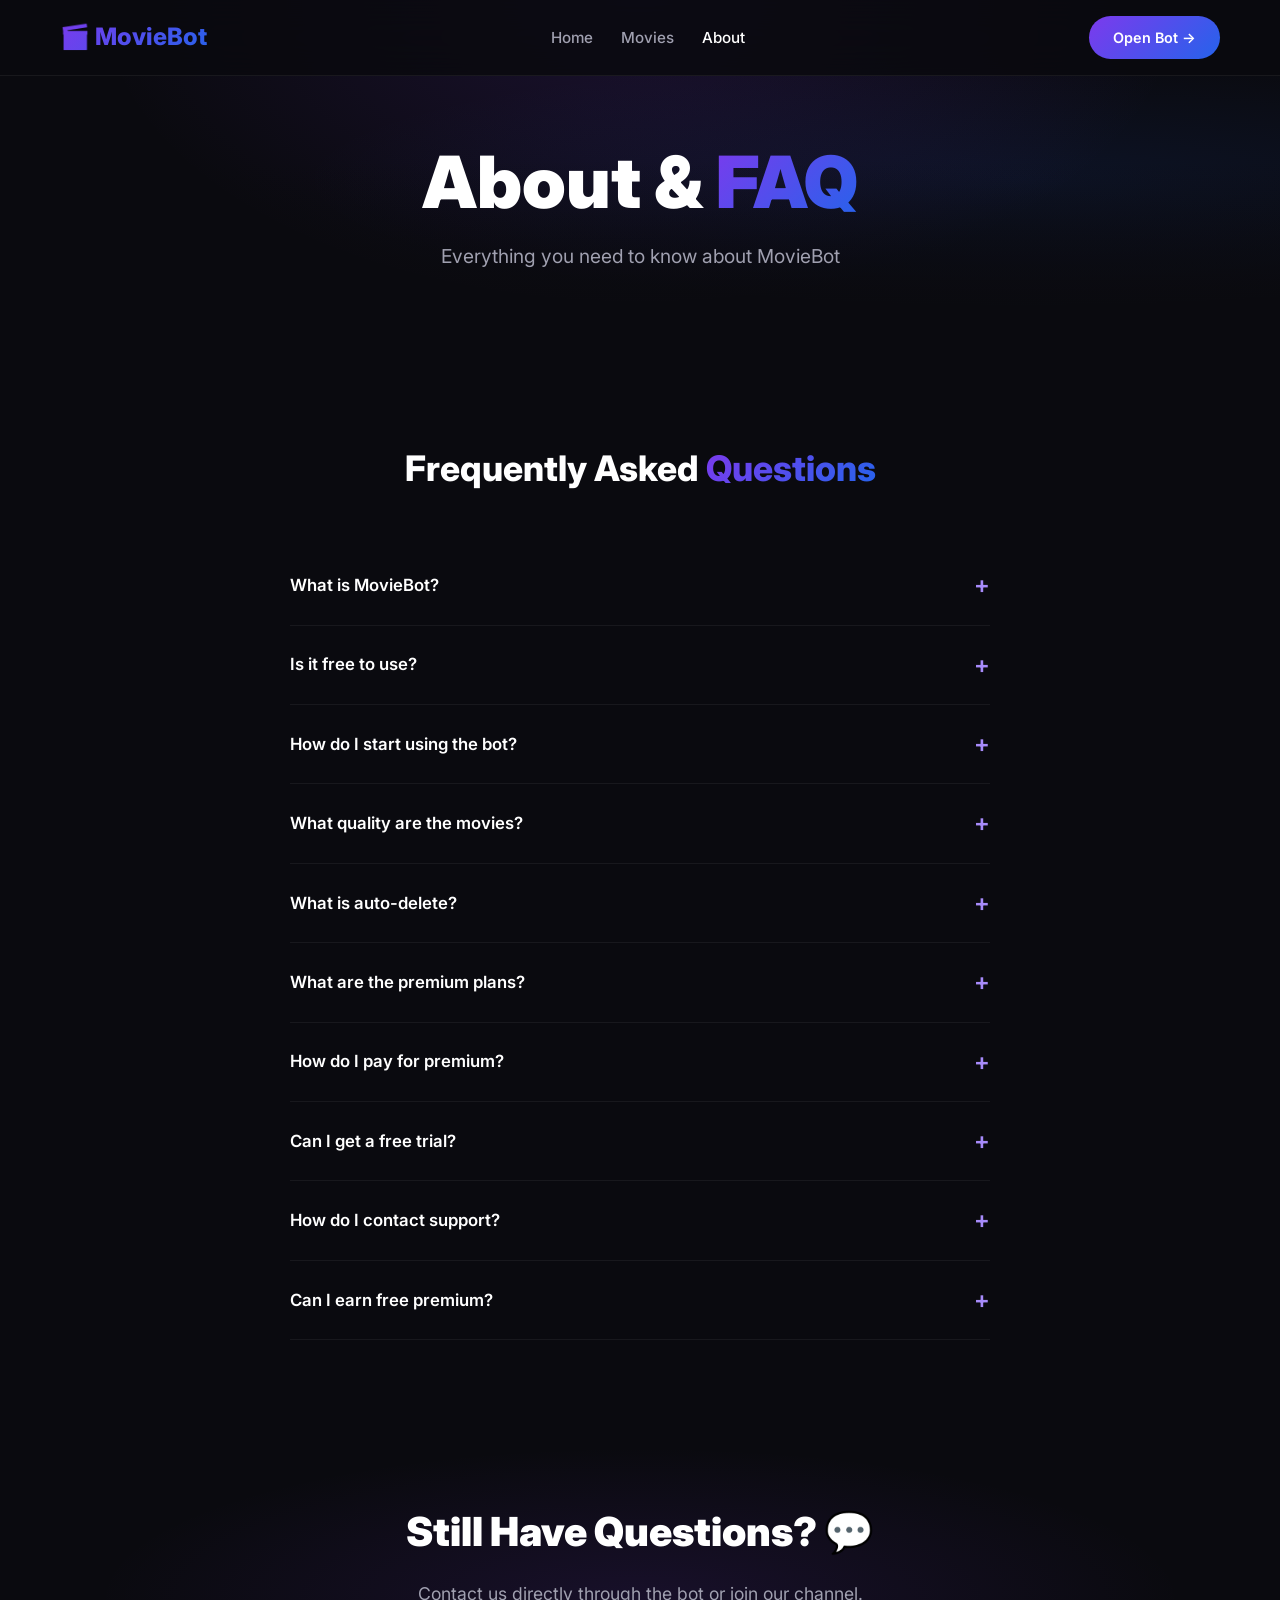
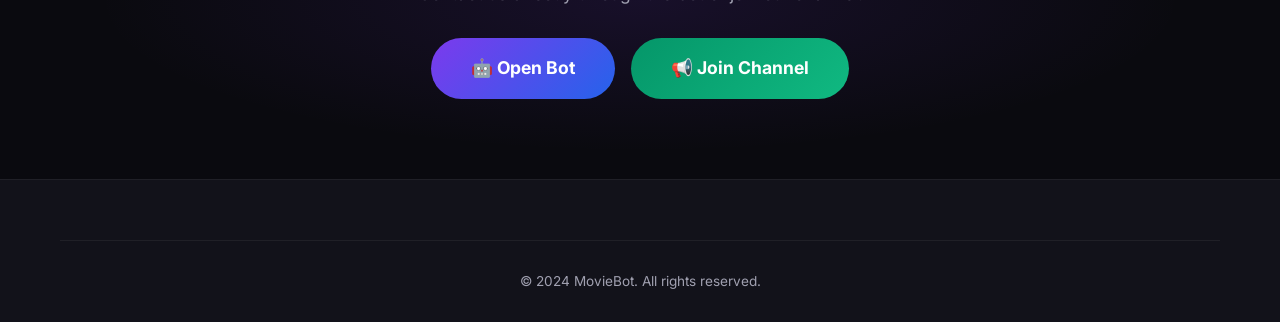
<file: about.html>
<!DOCTYPE html>
<html lang="en">
<head>
  <meta charset="UTF-8">
  <meta name="viewport" content="width=device-width, initial-scale=1.0">
  <title>About MovieBot — FAQ | Free Telegram Movie Bot</title>
  <meta name="description" content="Learn about MovieBot — how to use the Telegram movie bot, premium plans FAQ, and contact information.">
  <link rel="stylesheet" href="css/style.css">
</head>
<body>

  <nav class="navbar">
    <div class="container">
      <a href="index.html" class="nav-logo">🎬 MovieBot</a>
      <ul class="nav-links">
        <li><a href="index.html">Home</a></li>
        <li><a href="movies.html">Movies</a></li>
        <li><a href="about.html" style="color:#fff;">About</a></li>
      </ul>
      <a href="https://t.me/extractkrlo_bot" target="_blank" class="nav-cta">Open Bot →</a>
      <button class="menu-toggle" aria-label="Menu">☰</button>
    </div>
  </nav>

  <section class="hero" style="min-height:40vh; padding-top:120px; padding-bottom:30px;">
    <div class="hero-content">
      <h1>About & <span>FAQ</span></h1>
      <p>Everything you need to know about MovieBot</p>
    </div>
  </section>

  <section>
    <div class="container">
      <div class="section-title fade-in">
        <h2>Frequently Asked <span>Questions</span></h2>
      </div>
      <div class="faq-list fade-in">
        <div class="faq-item">
          <div class="faq-q">What is MovieBot?</div>
          <div class="faq-a">MovieBot is a Telegram bot that lets you search and download 50,000+ movies instantly. Just type a movie name in the bot and get the file delivered to your chat in seconds.</div>
        </div>
        <div class="faq-item">
          <div class="faq-q">Is it free to use?</div>
          <div class="faq-a">Yes! You get 1 free movie download per day. For unlimited downloads, you can upgrade to our affordable premium plans starting from just ₹9 for a 3-day trial.</div>
        </div>
        <div class="faq-item">
          <div class="faq-q">How do I start using the bot?</div>
          <div class="faq-a">Simple! Open Telegram, search for @extractkrlo_bot, press Start, join our channel @movies_updates00, and then search any movie name. That's it!</div>
        </div>
        <div class="faq-item">
          <div class="faq-q">What quality are the movies?</div>
          <div class="faq-a">Movies are available in 480p, 720p, 1080p and even 4K depending on the plan. Free users get 480p, Gold users get 1080p HD, and Royal users get 4K quality.</div>
        </div>
        <div class="faq-item">
          <div class="faq-q">What is auto-delete?</div>
          <div class="faq-a">To keep our service running, downloaded files are automatically deleted after a set time. Free = 2 min, Gold = 15 min, Royal = no auto-delete. Forward files to your Saved Messages immediately!</div>
        </div>
        <div class="faq-item">
          <div class="faq-q">What are the premium plans?</div>
          <div class="faq-a">We offer Trial (₹9/3 days), Mini (₹49/15 days), Gold (₹79/30 days), Diamond (₹349/90 days), and Royal (₹599/year). All premium plans include unlimited downloads.</div>
        </div>
        <div class="faq-item">
          <div class="faq-q">How do I pay for premium?</div>
          <div class="faq-a">Type /plans in the bot, select a plan, and pay via UPI. After payment, share the screenshot in the bot and our admin will verify and activate your plan within minutes.</div>
        </div>
        <div class="faq-item">
          <div class="faq-q">Can I get a free trial?</div>
          <div class="faq-a">Yes! When you hit your daily limit, click the "🎁 Activate 3 Days FREE" button to get a free trial with unlimited downloads. No payment needed for the first time!</div>
        </div>
        <div class="faq-item">
          <div class="faq-q">How do I contact support?</div>
          <div class="faq-a">Type /contact in the bot to create a support ticket. Our admin will reply within 24 hours. All conversations are anonymous for your privacy.</div>
        </div>
        <div class="faq-item">
          <div class="faq-q">Can I earn free premium?</div>
          <div class="faq-a">Yes! Use /referrals to get your invite link. Every 5 friends you invite earn you free premium days. You can also earn points via /spin (daily lucky spin) and /streak (daily login rewards).</div>
        </div>
      </div>
    </div>
  </section>

  <section class="cta-section">
    <h2>Still Have Questions? 💬</h2>
    <p>Contact us directly through the bot or join our channel.</p>
    <div style="display:flex; gap:16px; justify-content:center; flex-wrap:wrap;">
      <a href="https://t.me/extractkrlo_bot" target="_blank" class="cta-btn">🤖 Open Bot</a>
      <a href="https://t.me/movies_updates00" target="_blank" class="cta-btn" style="background:linear-gradient(135deg,#059669,#10b981);">📢 Join Channel</a>
    </div>
  </section>

  <footer class="footer">
    <div class="container">
      <div class="footer-bottom">© 2024 MovieBot. All rights reserved.</div>
    </div>
  </footer>

  <script src="js/main.js"></script>
</body>
</html>
</file>
<file: css/style.css>
@import url('https://fonts.googleapis.com/css2?family=Inter:wght@300;400;500;600;700;800;900&display=swap');

:root {
  --bg-primary: #0a0a0f;
  --bg-secondary: #12121a;
  --bg-card: rgba(255,255,255,0.04);
  --text-primary: #ffffff;
  --text-secondary: #a0a0b0;
  --accent: #7c3aed;
  --accent-light: #a78bfa;
  --accent-glow: rgba(124,58,237,0.3);
  --gradient: linear-gradient(135deg, #7c3aed, #2563eb);
  --gradient-hot: linear-gradient(135deg, #f43f5e, #ec4899);
  --border: rgba(255,255,255,0.06);
  --glass: rgba(255,255,255,0.03);
  --radius: 16px;
  --shadow: 0 8px 32px rgba(0,0,0,0.4);
}

* { margin:0; padding:0; box-sizing:border-box; }

body {
  font-family: 'Inter', sans-serif;
  background: var(--bg-primary);
  color: var(--text-primary);
  line-height: 1.6;
  overflow-x: hidden;
}

a { color: var(--accent-light); text-decoration: none; transition: 0.3s; }
a:hover { color: #fff; }

.container { max-width: 1200px; margin: 0 auto; padding: 0 20px; }

/* ---- NAVBAR ---- */
.navbar {
  position: fixed; top:0; left:0; right:0; z-index: 100;
  background: rgba(10,10,15,0.85);
  backdrop-filter: blur(20px);
  border-bottom: 1px solid var(--border);
  padding: 16px 0;
}
.navbar .container { display:flex; justify-content:space-between; align-items:center; }
.nav-logo { font-size:1.5rem; font-weight:800; background:var(--gradient); -webkit-background-clip:text; -webkit-text-fill-color:transparent; }
.nav-links { display:flex; gap:28px; list-style:none; }
.nav-links a { color:var(--text-secondary); font-weight:500; font-size:0.95rem; }
.nav-links a:hover { color:#fff; }
.nav-cta {
  background: var(--gradient); color:#fff; padding:10px 24px;
  border-radius:50px; font-weight:600; font-size:0.9rem;
  border:none; cursor:pointer; transition:0.3s;
}
.nav-cta:hover { transform:translateY(-2px); box-shadow:0 6px 20px var(--accent-glow); }
.menu-toggle { display:none; background:none; border:none; color:#fff; font-size:1.5rem; cursor:pointer; }

/* ---- HERO ---- */
.hero {
  min-height: 100vh; display:flex; align-items:center; justify-content:center;
  text-align:center; padding:120px 20px 80px;
  background: radial-gradient(ellipse at 50% 0%, rgba(124,58,237,0.15) 0%, transparent 60%),
              radial-gradient(ellipse at 80% 50%, rgba(37,99,235,0.1) 0%, transparent 50%),
              var(--bg-primary);
  position: relative;
}
.hero::after {
  content:''; position:absolute; bottom:0; left:0; right:0; height:200px;
  background: linear-gradient(transparent, var(--bg-primary));
}
.hero-content { position:relative; z-index:2; max-width:800px; }
.hero-badge {
  display:inline-flex; align-items:center; gap:8px;
  background:var(--glass); border:1px solid var(--border);
  padding:8px 20px; border-radius:50px; font-size:0.85rem;
  color:var(--accent-light); margin-bottom:24px;
  animation: fadeInDown 0.8s ease;
}
.hero h1 {
  font-size: clamp(2.5rem, 6vw, 4.5rem); font-weight:900;
  line-height:1.1; margin-bottom:20px;
  animation: fadeInUp 0.8s ease 0.2s both;
}
.hero h1 span { background:var(--gradient); -webkit-background-clip:text; -webkit-text-fill-color:transparent; }
.hero p {
  font-size:1.2rem; color:var(--text-secondary); max-width:600px;
  margin:0 auto 36px; animation: fadeInUp 0.8s ease 0.4s both;
}

/* Search Bar */
.hero-search {
  max-width:550px; margin:0 auto 30px; position:relative;
  animation: fadeInUp 0.8s ease 0.6s both;
}
.hero-search input {
  width:100%; padding:18px 60px 18px 24px; border-radius:60px;
  border:1px solid var(--border); background:var(--bg-secondary);
  color:#fff; font-size:1.05rem; font-family:'Inter'; outline:none;
  transition:0.3s;
}
.hero-search input:focus { border-color:var(--accent); box-shadow:0 0 30px var(--accent-glow); }
.hero-search input::placeholder { color:var(--text-secondary); }
.hero-search button {
  position:absolute; right:6px; top:6px; bottom:6px;
  background:var(--gradient); border:none; color:#fff;
  padding:0 28px; border-radius:50px; cursor:pointer;
  font-weight:600; font-size:1rem; transition:0.3s;
}
.hero-search button:hover { transform:scale(1.05); }

.hero-stats {
  display:flex; justify-content:center; gap:40px; margin-top:20px;
  animation: fadeInUp 0.8s ease 0.8s both;
}
.hero-stats .stat { text-align:center; }
.hero-stats .stat-num { font-size:1.8rem; font-weight:800; background:var(--gradient); -webkit-background-clip:text; -webkit-text-fill-color:transparent; }
.hero-stats .stat-label { font-size:0.8rem; color:var(--text-secondary); }

/* ---- SECTIONS ---- */
section { padding: 80px 0; }
.section-title {
  text-align:center; margin-bottom:50px;
}
.section-title h2 { font-size:2.2rem; font-weight:800; margin-bottom:12px; }
.section-title h2 span { background:var(--gradient); -webkit-background-clip:text; -webkit-text-fill-color:transparent; }
.section-title p { color:var(--text-secondary); font-size:1.05rem; }

/* ---- HOW IT WORKS ---- */
.steps-grid { display:grid; grid-template-columns:repeat(3,1fr); gap:30px; }
.step-card {
  background:var(--bg-card); border:1px solid var(--border);
  border-radius:var(--radius); padding:40px 30px; text-align:center;
  transition:0.4s; position:relative; overflow:hidden;
}
.step-card::before {
  content:''; position:absolute; top:0; left:0; right:0; height:3px;
  background:var(--gradient); opacity:0; transition:0.4s;
}
.step-card:hover { transform:translateY(-8px); border-color:var(--accent); }
.step-card:hover::before { opacity:1; }
.step-num {
  width:50px; height:50px; border-radius:50%; background:var(--gradient);
  display:flex; align-items:center; justify-content:center;
  font-size:1.3rem; font-weight:800; margin:0 auto 20px;
}
.step-card h3 { font-size:1.2rem; margin-bottom:10px; }
.step-card p { color:var(--text-secondary); font-size:0.95rem; }

/* ---- TRENDING / MOVIES GRID ---- */
.movies-grid {
  display:grid; grid-template-columns:repeat(auto-fill, minmax(180px, 1fr));
  gap:20px;
}
.movie-card {
  border-radius:12px; overflow:hidden; position:relative;
  cursor:pointer; transition:0.4s; aspect-ratio:2/3;
  background:var(--bg-secondary);
}
.movie-card img { width:100%; height:100%; object-fit:cover; transition:0.4s; }
.movie-card:hover { transform:translateY(-8px); box-shadow:0 12px 40px rgba(124,58,237,0.3); }
.movie-card:hover img { transform:scale(1.05); }
.movie-overlay {
  position:absolute; bottom:0; left:0; right:0; padding:20px 14px 14px;
  background:linear-gradient(transparent, rgba(0,0,0,0.9));
}
.movie-overlay h4 { font-size:0.9rem; font-weight:600; }
.movie-overlay span { font-size:0.75rem; color:var(--accent-light); }
.movie-badge {
  position:absolute; top:10px; left:10px; background:var(--gradient-hot);
  padding:4px 10px; border-radius:6px; font-size:0.7rem; font-weight:700;
}

/* ---- GENRE TABS ---- */
.genre-tabs {
  display:flex; gap:12px; justify-content:center; flex-wrap:wrap;
  margin-bottom:40px;
}
.genre-tab {
  padding:10px 24px; border-radius:50px; border:1px solid var(--border);
  background:transparent; color:var(--text-secondary); cursor:pointer;
  font-family:'Inter'; font-size:0.9rem; font-weight:500; transition:0.3s;
}
.genre-tab:hover, .genre-tab.active {
  background:var(--gradient); color:#fff; border-color:transparent;
}

/* ---- PLANS ---- */
.plans-grid { display:grid; grid-template-columns:repeat(auto-fit, minmax(250px,1fr)); gap:24px; }
.plan-card {
  background:var(--bg-card); border:1px solid var(--border);
  border-radius:var(--radius); padding:36px 28px; text-align:center;
  transition:0.4s; position:relative;
}
.plan-card.popular { border-color:var(--accent); }
.plan-card.popular::before {
  content:'🔥 MOST POPULAR'; position:absolute; top:-14px; left:50%;
  transform:translateX(-50%); background:var(--gradient-hot);
  padding:4px 16px; border-radius:20px; font-size:0.75rem; font-weight:700;
}
.plan-card:hover { transform:translateY(-6px); }
.plan-icon { font-size:2.5rem; margin-bottom:16px; }
.plan-name { font-size:1.3rem; font-weight:700; margin-bottom:8px; }
.plan-price { font-size:2.5rem; font-weight:900; margin-bottom:4px; }
.plan-price span { font-size:1rem; color:var(--text-secondary); font-weight:400; }
.plan-features { list-style:none; margin:20px 0; text-align:left; }
.plan-features li { padding:8px 0; color:var(--text-secondary); font-size:0.9rem; display:flex; align-items:center; gap:8px; }
.plan-features li::before { content:'✓'; color:var(--accent-light); font-weight:700; }
.plan-btn {
  width:100%; padding:14px; border-radius:12px; border:none;
  font-family:'Inter'; font-weight:700; font-size:1rem; cursor:pointer;
  transition:0.3s; background:var(--bg-secondary); color:#fff;
  border:1px solid var(--border);
}
.plan-card.popular .plan-btn { background:var(--gradient); border:none; }
.plan-btn:hover { transform:translateY(-2px); box-shadow:0 6px 20px var(--accent-glow); }

/* ---- TESTIMONIALS ---- */
.testimonials-grid { display:grid; grid-template-columns:repeat(auto-fit, minmax(300px,1fr)); gap:24px; }
.testimonial-card {
  background:var(--bg-card); border:1px solid var(--border);
  border-radius:var(--radius); padding:30px;
}
.testimonial-stars { color:#fbbf24; margin-bottom:12px; font-size:1.1rem; }
.testimonial-text { color:var(--text-secondary); font-size:0.95rem; margin-bottom:16px; line-height:1.7; }
.testimonial-author { display:flex; align-items:center; gap:12px; }
.testimonial-avatar { width:40px; height:40px; border-radius:50%; background:var(--gradient); display:flex; align-items:center; justify-content:center; font-weight:700; }
.testimonial-name { font-weight:600; font-size:0.9rem; }
.testimonial-plan { font-size:0.8rem; color:var(--accent-light); }

/* ---- CTA ---- */
.cta-section {
  text-align:center; padding:80px 20px;
  background: radial-gradient(ellipse at 50% 50%, rgba(124,58,237,0.12) 0%, transparent 60%);
}
.cta-section h2 { font-size:2.5rem; font-weight:900; margin-bottom:16px; }
.cta-section p { color:var(--text-secondary); font-size:1.1rem; margin-bottom:30px; }
.cta-btn {
  display:inline-flex; align-items:center; gap:10px;
  background:var(--gradient); color:#fff; padding:16px 40px;
  border-radius:60px; font-size:1.1rem; font-weight:700;
  transition:0.3s; border:none; cursor:pointer;
}
.cta-btn:hover { transform:translateY(-3px); box-shadow:0 10px 40px var(--accent-glow); }

/* ---- FOOTER ---- */
.footer {
  background:var(--bg-secondary); border-top:1px solid var(--border);
  padding:60px 0 30px;
}
.footer-grid { display:grid; grid-template-columns:2fr 1fr 1fr 1fr; gap:40px; margin-bottom:40px; }
.footer-brand p { color:var(--text-secondary); margin-top:12px; font-size:0.9rem; }
.footer-col h4 { font-size:0.95rem; font-weight:700; margin-bottom:16px; }
.footer-col a { display:block; color:var(--text-secondary); font-size:0.9rem; margin-bottom:10px; }
.footer-col a:hover { color:#fff; }
.footer-bottom { text-align:center; padding-top:30px; border-top:1px solid var(--border); color:var(--text-secondary); font-size:0.85rem; }

/* ---- FAQ ---- */
.faq-list { max-width:700px; margin:0 auto; }
.faq-item { border-bottom:1px solid var(--border); }
.faq-q {
  padding:20px 0; cursor:pointer; display:flex; justify-content:space-between;
  align-items:center; font-weight:600; font-size:1.05rem;
}
.faq-q::after { content:'+'; font-size:1.5rem; color:var(--accent-light); transition:0.3s; }
.faq-item.open .faq-q::after { transform:rotate(45deg); }
.faq-a { max-height:0; overflow:hidden; transition:0.4s; color:var(--text-secondary); font-size:0.95rem; line-height:1.7; }
.faq-item.open .faq-a { max-height:200px; padding-bottom:20px; }

/* ---- ANIMATIONS ---- */
@keyframes fadeInUp { from { opacity:0; transform:translateY(30px); } to { opacity:1; transform:translateY(0); } }
@keyframes fadeInDown { from { opacity:0; transform:translateY(-20px); } to { opacity:1; transform:translateY(0); } }
@keyframes float { 0%,100% { transform:translateY(0); } 50% { transform:translateY(-10px); } }
.fade-in { opacity:0; transform:translateY(30px); transition:0.6s ease; }
.fade-in.visible { opacity:1; transform:translateY(0); }

/* ---- RESPONSIVE ---- */
@media(max-width:768px) {
  .nav-links { display:none; }
  .menu-toggle { display:block; }
  .nav-links.open { display:flex; flex-direction:column; position:absolute; top:100%; left:0; right:0; background:var(--bg-secondary); padding:20px; gap:16px; border-bottom:1px solid var(--border); }
  .steps-grid { grid-template-columns:1fr; }
  .hero-stats { gap:20px; flex-wrap:wrap; }
  .footer-grid { grid-template-columns:1fr 1fr; }
  .movies-grid { grid-template-columns:repeat(auto-fill, minmax(140px,1fr)); gap:12px; }
  .plans-grid { grid-template-columns:1fr; }
}
</file>
